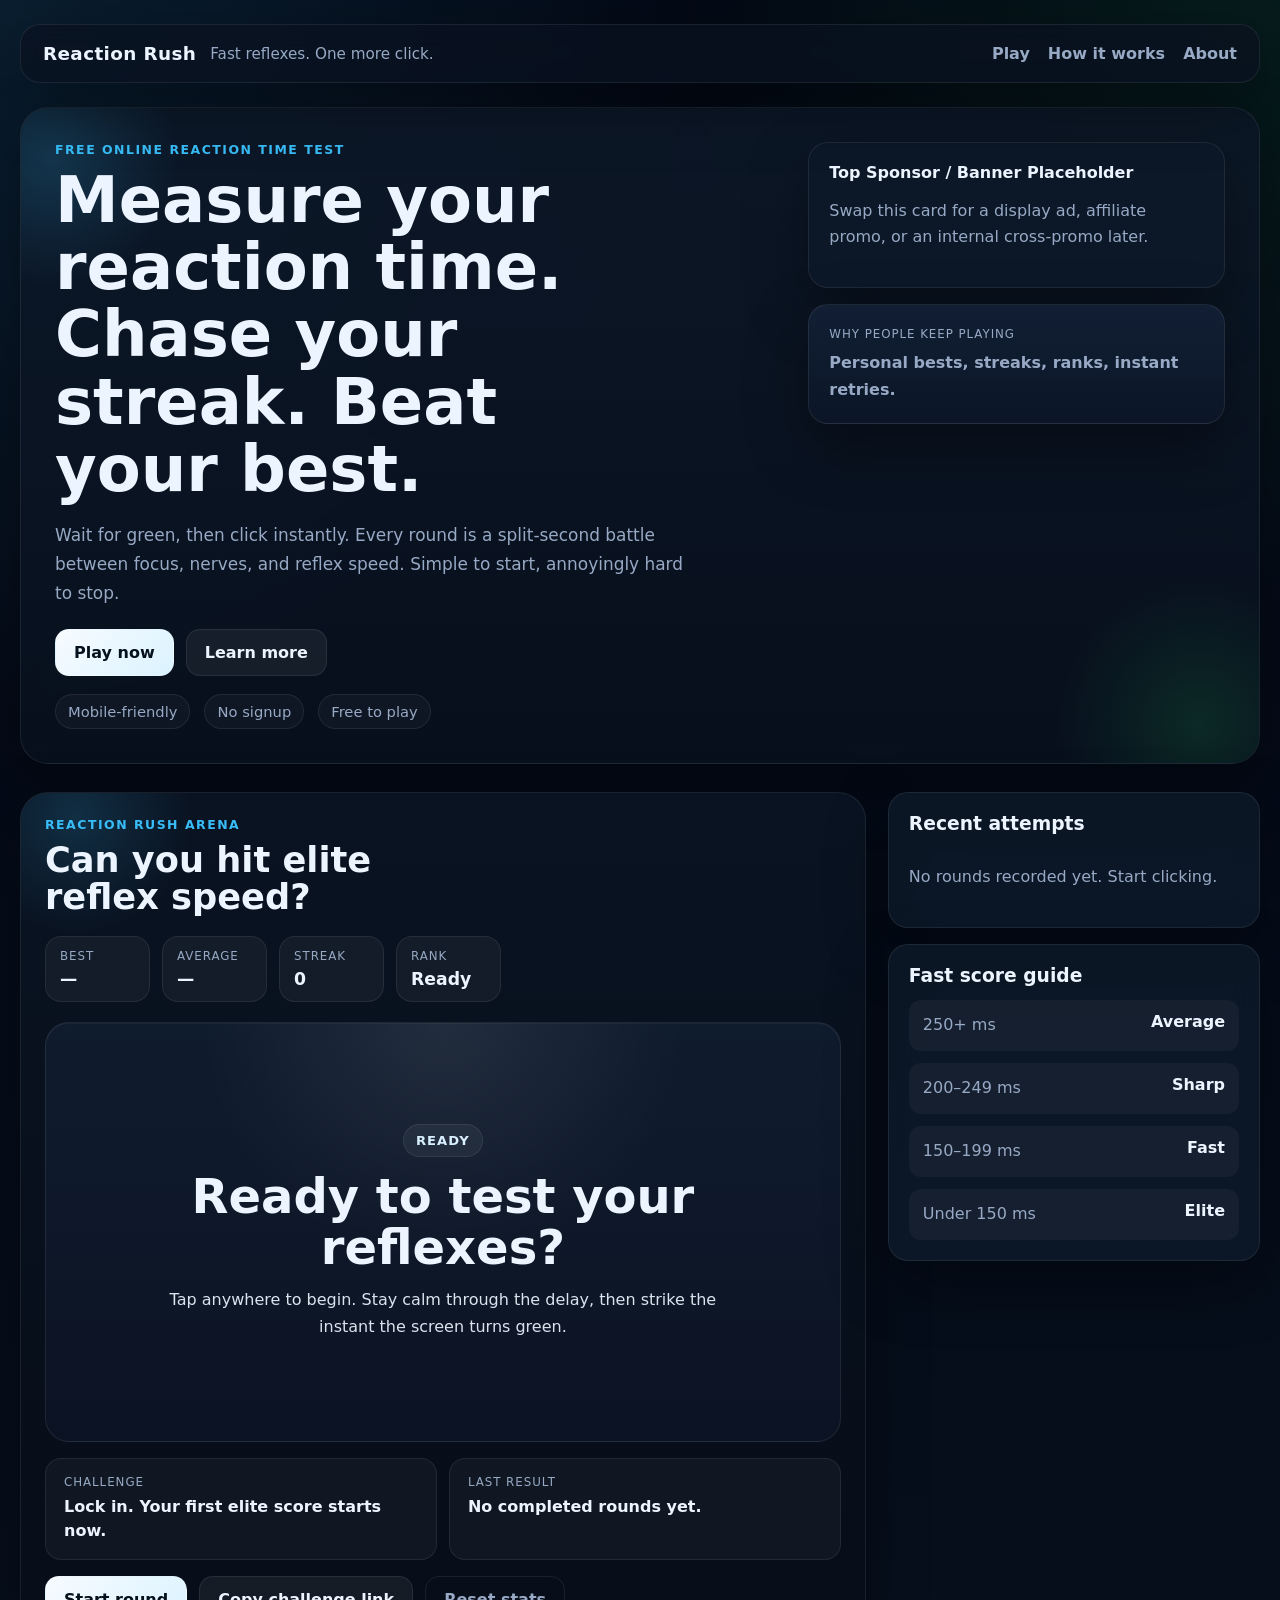
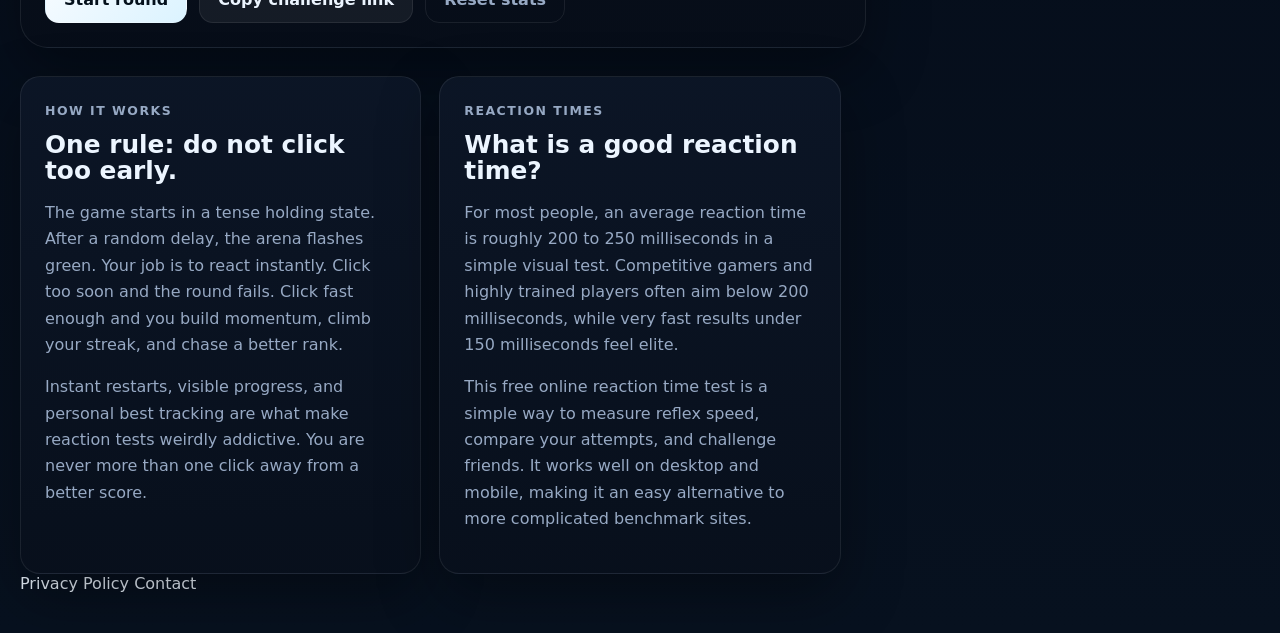
<file: index.html>
<!DOCTYPE html>
<html lang="en">
<head>
  <meta charset="UTF-8" />
  <meta name="viewport" content="width=device-width, initial-scale=1.0" />
  <title>Reaction Time Test – Free Online Reflex Speed Game | Reaction Rush</title>
  <meta name="description" content="Play a free online reaction time test. Measure your reflex speed, chase a streak, beat your best score, and share your result. Fast, simple, addictive, and mobile-friendly." />
  <meta name="keywords" content="reaction time test, reflex test, reaction speed test, online reaction game, human benchmark alternative, reflex speed game" />
  <meta name="author" content="Reaction Rush" />
  <meta name="robots" content="index, follow" />
  <meta property="og:title" content="Reaction Time Test – Free Online Reflex Speed Game" />
  <meta property="og:description" content="Test your reflexes online for free. Beat your best time, build a streak, and share your score." />
  <meta property="og:type" content="website" />
  <meta property="og:image" content="assets/og-placeholder.png" />
  <meta property="og:url" content="https://reactionrush.online/" />
  <meta name="twitter:card" content="summary_large_image" />
  <meta name="twitter:title" content="Reaction Time Test – Free Online Reflex Speed Game" />
  <meta name="twitter:description" content="Measure your reflex speed online and challenge your best score." />
  <link rel="icon" type="image/svg+xml" href="/favicon.svg">
  <link rel="icon" href="/favicon.svg">
  <link rel="shortcut icon" href="/favicon.svg">
  <link rel="canonical" href="https://reactionrush.online/" />
  <link rel="stylesheet" href="styles.css" />
  
  <!-- Google AdSense -->
  <script async src="https://pagead2.googlesyndication.com/pagead/js/adsbygoogle.js?client=ca-pub-6224701330558920"
     crossorigin="anonymous"></script>

  <!-- Structured Data -->
  <script type="application/ld+json">
  {
    "@context": "https://schema.org",
    "@type": "WebApplication",
    "name": "Reaction Rush",
    "applicationCategory": "GameApplication",
    "operatingSystem": "Any",
    "description": "A free online reaction time test game that measures reflex speed in milliseconds.",
    "offers": {
      "@type": "Offer",
      "price": "0",
      "priceCurrency": "USD"
    }
  }
  </script>
</head>
<body>
  <div class="site-shell">
    <header class="site-header">
      <div class="brand-wrap">
        <a href="#" class="brand">Reaction Rush</a>
        <span class="brand-tag">Fast reflexes. One more click.</span>
      </div>
      <nav class="top-nav" aria-label="Primary">
        <a href="#game">Play</a>
        <a href="#how">How it works</a>
        <a href="#about">About</a>
      </nav>
    </header>

    <main>
      <section class="hero">
        <div class="hero-copy">
          <p class="eyebrow">Free online reaction time test</p>
          <h1>Measure your reaction time. Chase your streak. Beat your best.</h1>
          <p class="hero-text">
            Wait for green, then click instantly. Every round is a split-second battle between focus,
            nerves, and reflex speed. Simple to start, annoyingly hard to stop.
          </p>
          <div class="hero-actions">
            <a class="btn btn-primary" href="#game">Play now</a>
            <a class="btn btn-secondary" href="#about">Learn more</a>
          </div>
          <div class="trust-row">
            <span>Mobile-friendly</span>
            <span>No signup</span>
            <span>Free to play</span>
          </div>
        </div>

        <aside class="hero-side">
          <div class="ad-box">
            <strong>Top Sponsor / Banner Placeholder</strong>
            <p>Swap this card for a display ad, affiliate promo, or an internal cross-promo later.</p>
          </div>
          <div class="mini-card">
            <span class="mini-label">Why people keep playing</span>
            <strong>Personal bests, streaks, ranks, instant retries.</strong>
          </div>
        </aside>
      </section>

      <section class="game-section" id="game">
        <div class="game-card">
          <div class="game-head">
            <div>
              <p class="eyebrow">Reaction Rush arena</p>
              <h2>Can you hit elite reflex speed?</h2>
            </div>

            <div class="stats-grid" aria-label="Game stats">
              <div class="stat-card">
                <span class="stat-label">Best</span>
                <span class="stat-value" id="bestStat">—</span>
              </div>
              <div class="stat-card">
                <span class="stat-label">Average</span>
                <span class="stat-value" id="avgStat">—</span>
              </div>
              <div class="stat-card">
                <span class="stat-label">Streak</span>
                <span class="stat-value" id="streakStat">0</span>
              </div>
              <div class="stat-card">
                <span class="stat-label">Rank</span>
                <span class="stat-value" id="rankStat">Ready</span>
              </div>
            </div>
          </div>

          <button class="arena arena-idle" id="arena" type="button" aria-live="polite">
            <div class="arena-content">
              <span class="arena-badge" id="arenaBadge">Ready</span>
              <h3 id="arenaTitle">Ready to test your reflexes?</h3>
              <p id="arenaText">Tap anywhere to begin. Stay calm through the delay, then strike the instant the screen turns green.</p>
            </div>
          </button>

          <div class="feedback-row">
            <div class="feedback-card">
              <span class="feedback-label">Challenge</span>
              <strong id="challengeText">Lock in. Your first elite score starts now.</strong>
            </div>
            <div class="feedback-card">
              <span class="feedback-label">Last result</span>
              <strong id="lastResultText">No completed rounds yet.</strong>
            </div>
          </div>

          <div class="control-row">
            <button class="btn btn-primary" id="startBtn" type="button">Start round</button>
            <button class="btn btn-secondary" id="shareBtn" type="button">Copy challenge link</button>
            <button class="btn btn-tertiary" id="resetBtn" type="button">Reset stats</button>
          </div>

          <ins class="adsbygoogle"
            style="display:block"
            data-ad-client="ca-pub-XXXX"
            data-ad-slot="XXXX"
            data-ad-format="auto"
            data-full-width-responsive="true"></ins>

        <script>
          (adsbygoogle = window.adsbygoogle || []).push({});
        </script>
        </div>

        <aside class="side-panel">
          <div class="panel-card">
            <h3>Recent attempts</h3>
            <div class="attempt-list" id="historyList"></div>
            <p class="muted" id="historyEmpty">No rounds recorded yet. Start clicking.</p>
          </div>

          <div class="panel-card">
            <h3>Fast score guide</h3>
            <ul class="rank-list">
              <li><span>250+ ms</span><strong>Average</strong></li>
              <li><span>200–249 ms</span><strong>Sharp</strong></li>
              <li><span>150–199 ms</span><strong>Fast</strong></li>
              <li><span>Under 150 ms</span><strong>Elite</strong></li>
            </ul>
          </div>

          <ins class="adsbygoogle"
            style="display:block"
            data-ad-client="ca-pub-XXXX"
            data-ad-slot="XXXX"
            data-ad-format="auto"
            data-full-width-responsive="true"></ins>

        <script>
          (adsbygoogle = window.adsbygoogle || []).push({});
        </script>


        </aside>
      </section>

      <section class="content-grid" id="how">
        <article class="content-card">
          <p class="eyebrow">How it works</p>
          <h2>One rule: do not click too early.</h2>
          <p>
            The game starts in a tense holding state. After a random delay, the arena flashes green.
            Your job is to react instantly. Click too soon and the round fails. Click fast enough and
            you build momentum, climb your streak, and chase a better rank.
          </p>
          <p>
            Instant restarts, visible progress, and personal best tracking are what make reaction tests
            weirdly addictive. You are never more than one click away from a better score.
          </p>
        </article>

        <article class="content-card">
          <p class="eyebrow">Reaction times</p>
          <h2>What is a good reaction time?</h2>
          <p>
            For most people, an average reaction time is roughly 200 to 250 milliseconds in a simple
            visual test. Competitive gamers and highly trained players often aim below 200 milliseconds,
            while very fast results under 150 milliseconds feel elite.
          </p>
          <p>
            This free online reaction time test is a simple way to measure reflex speed, compare your
            attempts, and challenge friends. It works well on desktop and mobile, making it an easy
            alternative to more complicated benchmark sites.
          </p>
        </article>
      </section>

      <footer>
          <a href="/privacy.html">Privacy Policy</a>
          <a href="/contact.html">Contact</a>
      </footer>
    </main>
  </div>

  <script src="script.js"></script>
</body>
</html>
</file>
<file: styles.css>
:root {
  --bg: #07111f;
  --bg-2: #0c1728;
  --panel: rgba(13, 24, 40, 0.88);
  --panel-2: rgba(19, 32, 54, 0.82);
  --text: #ecf5ff;
  --muted: #97a9c4;
  --line: rgba(255, 255, 255, 0.08);
  --glow: rgba(92, 225, 230, 0.22);
  --green: #22c55e;
  --red: #ef4444;
  --amber: #f59e0b;
  --blue: #38bdf8;
  --shadow: 0 22px 60px rgba(0, 0, 0, 0.35);
  --radius-xl: 28px;
  --radius-lg: 20px;
  --radius-md: 16px;
}

* {
  box-sizing: border-box;
}

html {
  scroll-behavior: smooth;
}

body {
  margin: 0;
  color: var(--text);
  font-family: Inter, system-ui, -apple-system, BlinkMacSystemFont, "Segoe UI", sans-serif;
  background:
    radial-gradient(circle at top left, rgba(56, 189, 248, 0.12), transparent 28%),
    radial-gradient(circle at top right, rgba(34, 197, 94, 0.10), transparent 24%),
    linear-gradient(180deg, #030814 0%, var(--bg) 100%);
  min-height: 100vh;
}

a {
  color: inherit;
  text-decoration: none;
}

button {
  font: inherit;
}

.site-shell {
  width: min(1240px, calc(100% - 32px));
  margin: 0 auto;
  padding: 24px 0 40px;
}

.site-header,
.hero,
.game-card,
.panel-card,
.content-card,
.site-footer {
  backdrop-filter: blur(12px);
  -webkit-backdrop-filter: blur(12px);
}

.site-header {
  display: flex;
  justify-content: space-between;
  align-items: center;
  gap: 20px;
  padding: 18px 22px;
  border: 1px solid var(--line);
  border-radius: var(--radius-lg);
  background: rgba(10, 18, 32, 0.76);
  box-shadow: var(--shadow);
  position: sticky;
  top: 14px;
  z-index: 20;
}

.brand-wrap {
  display: flex;
  align-items: center;
  gap: 14px;
  flex-wrap: wrap;
}

.brand {
  font-weight: 800;
  font-size: 1.15rem;
  letter-spacing: 0.02em;
}

.brand-tag {
  color: var(--muted);
  font-size: 0.95rem;
}

.top-nav {
  display: flex;
  gap: 18px;
  flex-wrap: wrap;
}

.top-nav a {
  color: var(--muted);
  font-weight: 600;
}

.top-nav a:hover {
  color: var(--text);
}

.hero {
  display: grid;
  grid-template-columns: 1.4fr 0.8fr;
  gap: 24px;
  margin-top: 24px;
  padding: 34px;
  border-radius: var(--radius-xl);
  border: 1px solid var(--line);
  background: linear-gradient(180deg, rgba(13, 24, 40, 0.9), rgba(9, 17, 30, 0.82));
  box-shadow: var(--shadow);
  overflow: hidden;
  position: relative;
}

.hero::before {
  content: "";
  position: absolute;
  left: -100px;
  top: -80px;
  width: 260px;
  height: 260px;
  border-radius: 999px;
  background: radial-gradient(circle, rgba(56, 189, 248, 0.18), transparent 70%);
  pointer-events: none;
}

.hero::after {
  content: "";
  position: absolute;
  right: -80px;
  bottom: -100px;
  width: 280px;
  height: 280px;
  border-radius: 999px;
  background: radial-gradient(circle, rgba(34, 197, 94, 0.14), transparent 72%);
  pointer-events: none;
}

.hero-copy,
.hero-side {
  position: relative;
  z-index: 1;
}

.eyebrow {
  margin: 0 0 10px;
  text-transform: uppercase;
  letter-spacing: 0.12em;
  font-size: 0.78rem;
  color: var(--blue);
  font-weight: 800;
}

.hero h1,
.content-card h2,
.game-head h2 {
  margin: 0;
  line-height: 1.05;
}

.hero h1 {
  font-size: clamp(2.2rem, 5vw, 4.4rem);
  max-width: 13ch;
}

.hero-text {
  color: var(--muted);
  font-size: 1.06rem;
  line-height: 1.7;
  max-width: 60ch;
  margin: 18px 0 22px;
}

.hero-actions,
.control-row {
  display: flex;
  gap: 12px;
  flex-wrap: wrap;
}

.btn {
  border: 1px solid transparent;
  border-radius: 14px;
  padding: 13px 18px;
  font-weight: 800;
  cursor: pointer;
  transition: transform 140ms ease, background 140ms ease, border-color 140ms ease, opacity 140ms ease;
}

.btn:hover {
  transform: translateY(-1px);
}

.btn-primary {
  background: linear-gradient(135deg, #f7fbff, #dbf3ff);
  color: #05111c;
}

.btn-secondary {
  background: rgba(255, 255, 255, 0.06);
  color: var(--text);
  border-color: var(--line);
}

.btn-tertiary {
  background: transparent;
  color: var(--muted);
  border-color: var(--line);
}

.trust-row {
  display: flex;
  gap: 14px;
  flex-wrap: wrap;
  margin-top: 18px;
  color: var(--muted);
  font-size: 0.92rem;
}

.trust-row span {
  padding: 8px 12px;
  border-radius: 999px;
  border: 1px solid var(--line);
  background: rgba(255, 255, 255, 0.03);
}

.hero-side {
  display: grid;
  gap: 16px;
  align-content: start;
}

.ad-box,
.mini-card,
.panel-card,
.content-card,
.game-card {
  border: 1px solid var(--line);
  background: var(--panel);
  box-shadow: var(--shadow);
}

.ad-box,
.mini-card {
  border-radius: var(--radius-lg);
  padding: 20px;
}

.ad-box strong,
.inline-ad strong,
.panel-card strong {
  display: block;
  margin-bottom: 8px;
}

.ad-box p,
.mini-card,
.panel-card p,
.content-card p,
.inline-ad p,
.rank-list li span,
.muted {
  color: var(--muted);
  line-height: 1.65;
}

.mini-card {
  background: linear-gradient(180deg, rgba(18, 32, 54, 0.95), rgba(12, 22, 39, 0.92));
  font-size: 1rem;
}

.mini-label,
.feedback-label,
.stat-label {
  display: block;
  color: var(--muted);
  text-transform: uppercase;
  letter-spacing: 0.08em;
  font-size: 0.74rem;
  margin-bottom: 6px;
}

.game-section {
  margin-top: 28px;
  display: grid;
  grid-template-columns: 1.25fr 0.55fr;
  gap: 22px;
  align-items: start;
}

.game-card {
  padding: 24px;
  border-radius: var(--radius-xl);
  background: linear-gradient(180deg, rgba(10, 20, 34, 0.94), rgba(7, 14, 25, 0.94));
  position: relative;
  overflow: hidden;
}

.game-card::before {
  content: "";
  position: absolute;
  top: -90px;
  left: -60px;
  width: 230px;
  height: 230px;
  border-radius: 999px;
  background: radial-gradient(circle, rgba(56, 189, 248, 0.16), transparent 72%);
  pointer-events: none;
}

.game-head {
  display: flex;
  justify-content: space-between;
  gap: 20px;
  align-items: start;
  flex-wrap: wrap;
  position: relative;
  z-index: 1;
}

.game-head h2 {
  font-size: clamp(1.5rem, 3vw, 2.2rem);
  max-width: 18ch;
}

.stats-grid {
  display: grid;
  grid-template-columns: repeat(4, minmax(100px, 1fr));
  gap: 12px;
}

.stat-card {
  min-width: 105px;
  padding: 12px 14px;
  border-radius: var(--radius-md);
  background: rgba(255, 255, 255, 0.045);
  border: 1px solid var(--line);
}

.stat-value {
  font-weight: 900;
  font-size: 1.08rem;
}

.arena {
  margin-top: 20px;
  width: 100%;
  border: 1px solid var(--line);
  border-radius: 24px;
  min-height: 420px;
  background: linear-gradient(180deg, rgba(17, 29, 48, 0.9), rgba(12, 20, 36, 0.95));
  color: var(--text);
  padding: 30px;
  cursor: pointer;
  position: relative;
  overflow: hidden;
  box-shadow: inset 0 1px 0 rgba(255,255,255,0.04);
  transition: transform 120ms ease, box-shadow 120ms ease, background 120ms ease;
  text-align: center;
}

.arena:hover {
  transform: translateY(-1px);
}

.arena-content {
  position: relative;
  z-index: 1;
  max-width: 680px;
  margin: 0 auto;
}

.arena::before {
  content: "";
  position: absolute;
  inset: 0;
  background: radial-gradient(circle at top, rgba(255,255,255,0.08), transparent 42%);
  pointer-events: none;
}

.arena-badge {
  display: inline-block;
  margin-bottom: 14px;
  padding: 8px 12px;
  border-radius: 999px;
  border: 1px solid var(--line);
  background: rgba(255, 255, 255, 0.05);
  color: #d7efff;
  font-weight: 800;
  font-size: 0.82rem;
  letter-spacing: 0.08em;
  text-transform: uppercase;
}

.arena h3 {
  margin: 0;
  font-size: clamp(1.8rem, 4vw, 3rem);
  line-height: 1.05;
}

.arena p {
  margin: 14px auto 0;
  color: rgba(236, 245, 255, 0.92);
  font-size: 1rem;
  line-height: 1.7;
  max-width: 58ch;
}

.arena-waiting {
  background:
    radial-gradient(circle at top, rgba(239, 68, 68, 0.15), transparent 30%),
    linear-gradient(180deg, #6f1420, #56121a);
}

.arena-ready {
  background:
    radial-gradient(circle at top, rgba(74, 222, 128, 0.22), transparent 33%),
    linear-gradient(180deg, #127b3d, #156337);
  animation: readyPulse 0.85s ease-in-out infinite alternate;
}

.arena-too-soon {
  background:
    radial-gradient(circle at top, rgba(245, 158, 11, 0.18), transparent 33%),
    linear-gradient(180deg, #964010, #7b3510);
}

.arena-result {
  background:
    radial-gradient(circle at top, rgba(56, 189, 248, 0.15), transparent 34%),
    linear-gradient(180deg, #102235, #0c1728);
}

@keyframes readyPulse {
  from { transform: scale(1); }
  to { transform: scale(1.004); }
}

.feedback-row {
  margin-top: 16px;
  display: grid;
  grid-template-columns: repeat(2, minmax(180px, 1fr));
  gap: 12px;
}

.feedback-card,
.inline-ad {
  padding: 16px 18px;
  border-radius: var(--radius-md);
  background: rgba(255, 255, 255, 0.04);
  border: 1px solid var(--line);
}

.feedback-card strong {
  font-size: 1rem;
  line-height: 1.5;
}

.control-row {
  margin-top: 16px;
}

.inline-ad {
  margin-top: 18px;
  background: rgba(255, 255, 255, 0.035);
}

.side-panel {
  display: grid;
  gap: 16px;
  position: sticky;
  top: 92px;
}

.panel-card {
  border-radius: var(--radius-lg);
  padding: 20px;
}

.panel-card h3 {
  margin-top: 0;
  margin-bottom: 14px;
}

.attempt-list {
  display: grid;
  gap: 10px;
}

.attempt-item {
  display: flex;
  justify-content: space-between;
  gap: 12px;
  padding: 11px 12px;
  border-radius: 12px;
  background: rgba(255, 255, 255, 0.04);
  border: 1px solid rgba(255,255,255,0.04);
}

.rank-list {
  list-style: none;
  padding: 0;
  margin: 0;
  display: grid;
  gap: 12px;
}

.rank-list li {
  display: flex;
  justify-content: space-between;
  gap: 12px;
  padding: 12px 14px;
  border-radius: 12px;
  background: rgba(255, 255, 255, 0.04);
}

.content-grid {
  margin-top: 28px;
  display: grid;
  grid-template-columns: repeat(3, 1fr);
  gap: 18px;
}

.content-card {
  border-radius: var(--radius-lg);
  padding: 24px;
  background: linear-gradient(180deg, rgba(12, 22, 38, 0.96), rgba(8, 16, 28, 0.96));
}

.content-card h2 {
  margin-bottom: 12px;
  font-size: 1.55rem;
}

.site-footer {
  margin-top: 28px;
  padding: 20px 22px;
  border-radius: var(--radius-lg);
  border: 1px solid var(--line);
  background: rgba(9, 17, 30, 0.84);
  color: var(--muted);
}

@media (max-width: 1080px) {
  .hero,
  .game-section,
  .content-grid {
    grid-template-columns: 1fr;
  }

  .side-panel {
    position: static;
  }
}

@media (max-width: 760px) {
  .site-shell {
    width: min(100% - 18px, 1240px);
    padding-top: 12px;
  }

  .site-header,
  .hero,
  .game-card,
  .content-card,
  .panel-card {
    border-radius: 18px;
  }

  .hero,
  .game-card,
  .content-card {
    padding: 20px;
  }

  .arena {
    min-height: 340px;
    padding: 24px 18px;
  }

  .stats-grid,
  .feedback-row {
    grid-template-columns: repeat(2, minmax(120px, 1fr));
  }

  .top-nav {
    gap: 12px;
  }
}
</file>
